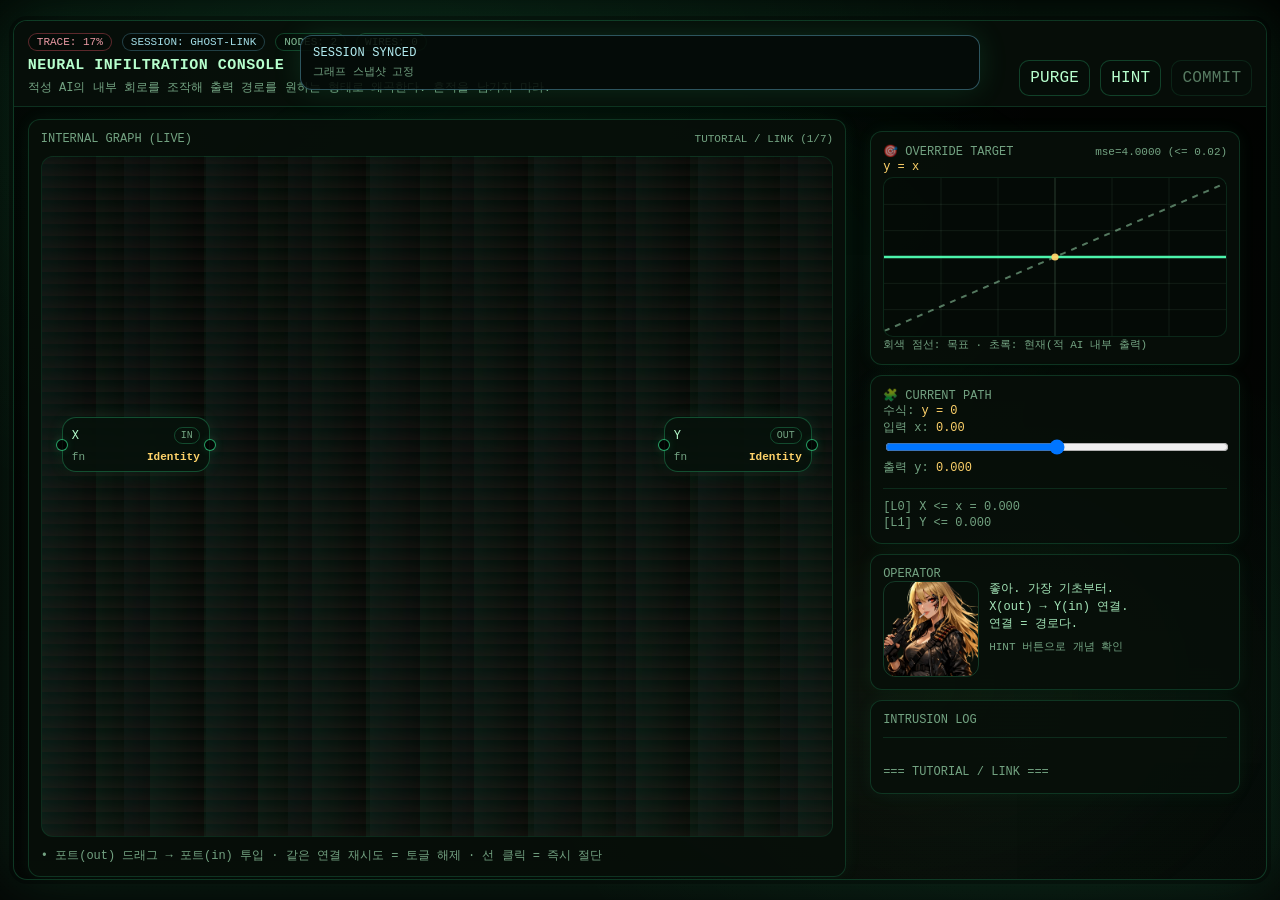
<file: 배성재/retro.html>
<!doctype html>
<html lang="ko">
<head>
<meta charset="UTF-8" />
<meta name="viewport" content="width=device-width,initial-scale=1" />
<title>NEURAL INFILTRATION CONSOLE</title>
<style>
  :root{
    --bg:#050806;
    --panel:rgba(7,16,10,.86);
    --fg:#b7ffcd;
    --dim:rgba(183,255,205,.62);
    --line:rgba(80,255,180,.95);
    --warn:#ffd36a;
    --border:rgba(60,255,160,.20);
    --nodeBg:rgba(7,18,11,.92);
    --bad:#ff5f70;
    --cyan:rgba(120,220,255,.9);
  }
  *{box-sizing:border-box}
  body{
    margin:0;
    min-height:100vh;
    display:flex;
    align-items:center;
    justify-content:center;
    background:
      radial-gradient(1100px 800px at 30% 10%, rgba(60,255,160,.08), transparent 60%),
      radial-gradient(900px 700px at 80% 80%, rgba(60,255,160,.06), transparent 55%),
      linear-gradient(180deg,#020402,var(--bg));
    color:var(--fg);
    font-family: ui-monospace, SFMono-Regular, Menlo, Consolas, "Liberation Mono", monospace;
  }
  .crt{
    width:min(1320px, 98vw);
    height:min(860px, 96vh);
    border-radius:14px;
    border:1px solid var(--border);
    background: linear-gradient(180deg, rgba(0,0,0,.40), rgba(0,0,0,.12));
    box-shadow: 0 0 0 4px rgba(0,0,0,.35), 0 0 60px rgba(60,255,160,.12);
    overflow:hidden;
    position:relative;
  }
  .crt::before{
    content:"";
    position:absolute; inset:0;
    pointer-events:none;
    background:
      repeating-linear-gradient(0deg, rgba(0,0,0,.34) 0px, rgba(0,0,0,.34) 1px, transparent 3px, transparent 4px);
    opacity:.22;
    mix-blend-mode:multiply;
  }
  .crt::after{
    content:"";
    position:absolute; inset:-40px;
    pointer-events:none;
    background:
      radial-gradient(900px 480px at 50% 30%, rgba(60,255,160,.08), transparent 55%),
      radial-gradient(700px 520px at 70% 75%, rgba(255,211,106,.05), transparent 60%);
    filter: blur(10px);
    opacity:.65;
  }

  header{
    position:relative;
    z-index:6;
    padding:12px 14px 10px;
    display:flex;
    gap:12px;
    align-items:flex-end;
    justify-content:space-between;
    border-bottom:1px solid rgba(60,255,160,.14);
    background:var(--panel);
  }
  .hleft{display:flex; flex-direction:column; gap:6px;}
  .title{font-size:15px; margin:0; letter-spacing:.5px;}
  .sub{font-size:12px; color:var(--dim); line-height:1.35;}
  .topline{
    display:flex; gap:10px; align-items:center; flex-wrap:wrap;
    font-size:11px; color:rgba(183,255,205,.7);
  }
  .pill{
    padding:2px 8px;
    border-radius:999px;
    border:1px solid rgba(60,255,160,.22);
    background:rgba(0,0,0,.18);
  }
  .pill.warn{border-color:rgba(255,95,112,.35); color:rgba(255,167,178,.92)}
  .pill.cyan{border-color:rgba(120,220,255,.25); color:rgba(180,245,255,.9)}
  .actions{display:flex; gap:10px; align-items:center; flex-wrap:wrap;}
  button{
    background: rgba(6,14,9,.92);
    color:var(--fg);
    border:1px solid rgba(60,255,160,.22);
    border-radius:10px;
    padding:8px 10px;
    font:inherit;
    cursor:pointer;
    letter-spacing:.2px;
  }
  button:hover{ box-shadow: 0 0 18px rgba(60,255,160,.14); }
  button:active{ transform: translateY(1px); }
  button:disabled{ opacity:.45; cursor:not-allowed; }

  .wrap{
    position:relative;
    z-index:5;
    display:grid;
    grid-template-columns: 1.35fr 0.65fr;
    gap:12px;
    padding:12px 14px 14px;
    height:calc(100% - 74px);
  }
  .panel{
    background:var(--panel);
    border:1px solid rgba(60,255,160,.16);
    border-radius:12px;
    box-shadow: 0 0 18px rgba(60,255,160,.06);
  }

  .board{
    padding:12px;
    display:flex;
    flex-direction:column;
    gap:10px;
    min-height:0;
  }
  .label{font-size:12px; color:var(--dim);}
  .row{display:flex; gap:10px; align-items:center; justify-content:space-between; flex-wrap:wrap;}
  .mini{font-size:11px; color:var(--dim);}

  .board-area{
    position:relative;
    flex:1;
    min-height:590px;
    border-radius:12px;
    border:1px solid rgba(60,255,160,.12);
    overflow:hidden;
    background:
      linear-gradient(180deg, rgba(0,0,0,.44), rgba(0,0,0,.14)),
      repeating-linear-gradient(90deg, rgba(60,255,160,.06) 0px, rgba(60,255,160,.06) 1px, transparent 52px, transparent 54px);
  }

  .glitchOverlay{
    position:absolute; inset:0;
    pointer-events:none;
    opacity:.13;
    mix-blend-mode:screen;
    background:
      repeating-linear-gradient(0deg, rgba(255,95,112,.35) 0px, rgba(255,95,112,.35) 1px, transparent 10px, transparent 12px),
      repeating-linear-gradient(90deg, rgba(120,220,255,.25) 0px, rgba(120,220,255,.25) 1px, transparent 80px, transparent 82px);
    animation: glitch 7.5s infinite linear;
  }
  @keyframes glitch{
    0%{transform:translate(0,0)}
    14%{transform:translate(0,0)}
    15%{transform:translate(8px,-3px)}
    16%{transform:translate(-5px,2px)}
    17%{transform:translate(0,0)}
    62%{transform:translate(0,0)}
    63%{transform:translate(-9px,4px)}
    64%{transform:translate(7px,-2px)}
    65%{transform:translate(0,0)}
    100%{transform:translate(0,0)}
  }

  svg#wires{
    position:absolute; inset:0;
    width:100%; height:100%;
    z-index:1;
    pointer-events:auto;
  }
  .nodes-layer{
    position:absolute; inset:0;
    z-index:2;
  }

  .node{
    position:absolute;
    width:148px;
    padding:9px 9px 8px;
    border-radius:14px;
    border:1px solid rgba(60,255,160,.26);
    background: var(--nodeBg);
    box-shadow: 0 0 18px rgba(60,255,160,.07);
    user-select:none;
    z-index:3;
  }
  .node.danger{
    border-color:rgba(255,95,112,.32);
    box-shadow: 0 0 18px rgba(255,95,112,.09);
  }
  .node .head{
    display:flex;
    align-items:center;
    justify-content:space-between;
    gap:10px;
    margin-bottom:7px;
  }
  .node .name{font-size:12px;}
  .node .tag{
    font-size:10px;
    padding:2px 6px;
    border:1px solid rgba(60,255,160,.24);
    border-radius:999px;
    color:var(--dim);
  }
  .node.danger .tag{border-color:rgba(255,95,112,.28); color:rgba(255,167,178,.9);}
  .node .fn{
    display:flex;
    justify-content:space-between;
    gap:10px;
    font-size:11px;
    color:var(--dim);
  }
  .node .fn b{color:var(--warn); font-weight:600;}

  .port{
    position:absolute;
    width:12px; height:12px;
    border-radius:999px;
    border:1px solid rgba(60,255,160,.62);
    background: rgba(0,0,0,.78);
    box-shadow: 0 0 10px rgba(60,255,160,.12);
    pointer-events:auto;
    cursor:crosshair;
  }
  .node.danger .port{border-color:rgba(255,95,112,.55)}
  .port.in{ left:-7px; top:50%; transform:translateY(-50%); }
  .port.out{ right:-7px; top:50%; transform:translateY(-50%); }
  .port.hover{
    outline:2px solid rgba(255,211,106,.85);
    outline-offset:2px;
  }

  .edge{
    stroke: var(--line);
    stroke-width:3;
    fill:none;
    stroke-linecap:round;
    filter: drop-shadow(0 0 6px rgba(80,255,180,.22));
    pointer-events:stroke;
    cursor:pointer;
  }
  .edge.temp{
    stroke: rgba(255,211,106,.85);
    stroke-dasharray: 7 6;
    filter:none;
    pointer-events:none;
    opacity:.95;
  }
  .edge.bad{
    stroke: var(--bad);
    stroke-dasharray: 6 6;
    filter:none;
    opacity:.75;
    pointer-events:none;
  }

  .side{
    padding:12px;
    display:flex;
    flex-direction:column;
    gap:10px;
    min-height:0;
  }
  .box{ padding:12px; }
  .tip{
    font-size:12px;
    color:var(--dim);
    line-height:1.45;
    white-space:pre-line;
  }
  .mono{color:var(--warn);}
  .log{
    font-size:12px;
    line-height:1.35;
    color:var(--dim);
    white-space:pre-wrap;
    border-top:1px solid rgba(60,255,160,.12);
    margin-top:10px;
    padding-top:10px;
    max-height:190px;
    overflow:auto;
  }
  .slider{width:100%;}
  canvas{
    width:100%;
    height:160px;
    border-radius:10px;
    border:1px solid rgba(60,255,160,.12);
    background: rgba(0,0,0,.18);
    display:block;
  }

  .toast{
    position:absolute;
    left:50%;
    top:14px;
    transform:translateX(-50%);
    z-index:20;
    padding:10px 12px;
    border-radius:12px;
    border:1px solid rgba(60,255,160,.28);
    background: rgba(5,12,8,.88);
    box-shadow: 0 0 30px rgba(60,255,160,.12);
    min-width:min(680px, 92vw);
    display:none;
  }
  .toast.show{display:block;}
  .toast .t1{font-size:12px; color:rgba(183,255,205,.88); letter-spacing:.2px;}
  .toast .t2{margin-top:4px; font-size:11px; color:rgba(183,255,205,.62);}

  .toast.ok{border-color:rgba(60,255,160,.35)}
  .toast.bad{border-color:rgba(255,95,112,.42)}
  .toast.bad .t1{color:rgba(255,167,178,.95)}
  .toast.cyan{border-color:rgba(120,220,255,.35)}
  .toast.cyan .t1{color:rgba(190,250,255,.95)}

  .agentRow{display:flex; gap:10px; align-items:flex-start;}
  .agentImg{
    width:96px; height:96px;
    object-fit:cover;
    border-radius:12px;
    border:1px solid rgba(60,255,160,.18);
    filter: contrast(1.05) saturate(0.9);
  }
  .agentText{flex:1; min-width:0;}
  #agentMsg{font-size:12px; color:rgba(183,255,205,.90); line-height:1.45; white-space:pre-line;}
  #agentSub{margin-top:6px;}
</style>
</head>

<body>
<div class="crt">
  <div id="toast" class="toast">
    <div class="t1" id="toast1"></div>
    <div class="t2" id="toast2"></div>
  </div>

  <header>
    <div class="hleft">
      <div class="topline">
        <span class="pill warn" id="tracePill">TRACE: 17%</span>
        <span class="pill cyan" id="sessionPill">SESSION: GHOST-LINK</span>
        <span class="pill" id="nodeCountPill">NODES: --</span>
        <span class="pill" id="edgeCountPill">WIRES: --</span>
      </div>
      <h1 class="title">NEURAL INFILTRATION CONSOLE</h1>
      <div class="sub">적성 AI의 내부 회로를 조작해 출력 경로를 원하는 형태로 왜곡한다. 흔적을 남기지 마라.</div>
    </div>

    <div class="actions">
      <button id="btnReset" type="button">PURGE</button>
      <button id="btnHint" type="button">HINT</button>
      <button id="btnAck" type="button">ACK</button>
      <button id="btnCommit" type="button" disabled>COMMIT</button>
    </div>
  </header>

  <div class="wrap">
    <section class="board panel">
      <div class="row">
        <div class="label">INTERNAL GRAPH (LIVE)</div>
        <div class="mini" id="stageBadge">—</div>
      </div>

      <div id="board" class="board-area">
        <div class="glitchOverlay"></div>
        <svg id="wires"></svg>
        <div id="nodesLayer" class="nodes-layer"></div>
      </div>

      <div class="label">• 포트(out) 드래그 → 포트(in) 투입 · 같은 연결 재시도 = 토글 해제 · 선 클릭 = 즉시 절단</div>
    </section>

    <aside class="side">
      <div class="panel box">
        <div class="row">
          <div class="label">🎯 OVERRIDE TARGET</div>
          <div class="mini" id="clearBadge">—</div>
        </div>
        <div class="tip"><span class="mono" id="targetEq">—</span></div>
        <canvas id="plot"></canvas>
        <div class="mini">회색 점선: 목표 · 초록: 현재(적 AI 내부 출력)</div>
      </div>

      <div class="panel box">
        <div class="label">🧩 CURRENT PATH</div>
        <div class="tip">수식: <span class="mono" id="netEq">—</span></div>
        <div class="tip">입력 x: <span class="mono" id="xVal">0</span></div>
        <input class="slider" id="xSlider" type="range" min="-3" max="3" step="0.05" value="0">
        <div class="tip">출력 y: <span class="mono" id="yVal">0</span></div>
        <div class="log" id="flowLog"></div>
      </div>

      <div class="panel box agent">
        <div class="label">OPERATOR</div>
        <div class="agentRow">
          <img src="agent.jpg" alt="agent" class="agentImg">
          <div class="agentText">
            <div id="agentMsg">—</div>
            <div id="agentSub" class="mini">—</div>
          </div>
        </div>
      </div>

      <div class="panel box">
        <div class="label">INTRUSION LOG</div>
        <div class="log" id="log"></div>
      </div>
    </aside>
  </div>
</div>

<!-- 중요: JS는 DOM 뒤에서 로드 -->
<script src="script.js"></script>
</body>
</html>
</file>
